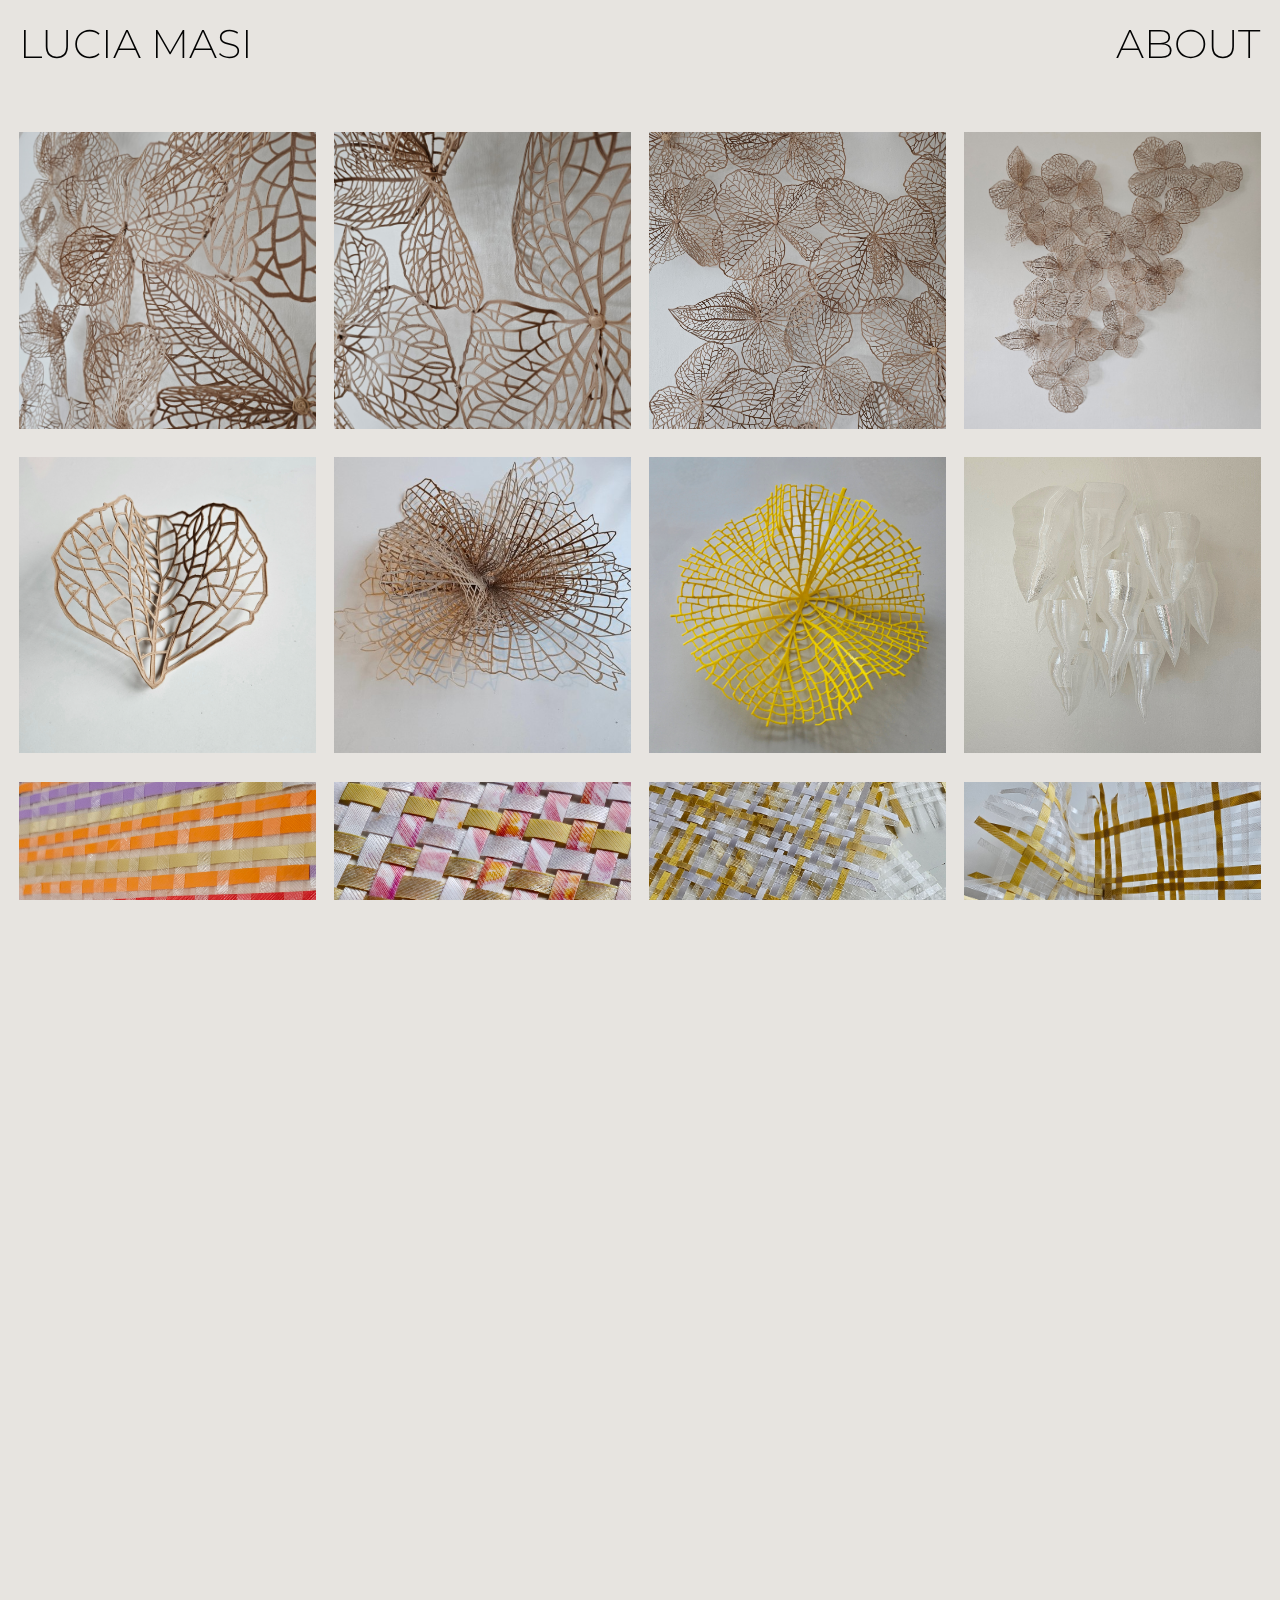
<file: index.html>
<!DOCTYPE html>
<html lang="en">
<head>
<meta charset="UTF-8">
<meta http-equiv="X-UA-Compatible" content="IE=edge">
<meta name="viewport" content="width=device-width, initial-scale=1.0">

<!-- Google tag (gtag.js) --> 
<script async src="https://www.googletagmanager.com/gtag/js?id=G-P68EDEC5LW"></script>
<script> 
  window.dataLayer = window.dataLayer || []; 
  function gtag(){dataLayer.push(arguments);}
  gtag('js', new Date());
  
  gtag('config', 'G-P68EDEC5LW'); 
</script>
	
<link rel="stylesheet" href="flower.css">
<title>Work | Lucia Masi</title> 
<link rel="preconnect" href="https://fonts.googleapis.com">
<link rel="preconnect" href="https://fonts.gstatic.com" crossorigin>
<link href="https://fonts.googleapis.com/css2?family=Montserrat:wght@100;200;300;400&display=swap" rel="stylesheet">
<link rel="icon" type="image/x-icon" href="favicon.jpg">
</head>
<style>
	
</style>
<body>
	
<header class="header">
<div class="dname"><a id="name" href="index.html">LUCIA MASI</a></div>
<div class="dinfo"><a id="info" href="about.html">ABOUT</a></div>
</header>

<div class="apple">
	<div class="banana">
	<img id="corn" src="xcvtmeshbloom4.jpg" alt="4"> </div>
	<div class="banana">
	<img id="corn" src="xcvtmeshbloom3.jpg" alt="3"> </div>
	<div class="banana">
	<img id="corn" src="xcvtmeshbloom2.jpg" alt="2"> </div>
	<div class="lov">
	<img id="corn" src="xcvtmeshbloom1.jpg" alt="1"> </div>
</div>

<div class="apple">
	<div class="banana">
	<img id="corn" src="LM7.jpg" alt="4"> </div>
	<div class="banana">
	<img id="corn" src="LM6.jpg" alt="3"> </div>
	<div class="banana">
	<img id="corn" src="LM5.jpg" alt="3"> </div>
	<div class="lov">
	<img id="corn" src="LM1.jpg" alt="1"> </div>
</div>

	<div class="apple">
	<div class="banana">
	<img id="corn" src="LM9.jpg" alt="4"> </div>
	<div class="banana">
	<img id="corn" src="LM10.jpg" alt="3"> </div>
	<div class="banana">
	<img id="corn" src="LM11.jpg" alt="3"> </div>
	<div class="lov">
	<img id="corn" src="LM8.jpg" alt="1"> </div>
</div>
<div class="apple">
	<div class="banana">
	<img id="corn" src="fish1.jpg" alt="4"> </div>
	<div class="banana">
	<img id="corn" src="Helleborus.jpg" alt="3"> </div>
	<div class="banana">
	<img id="corn" src="Sprekalia.jpg" alt="2"> </div>
	<div class="lov">
	<img id="corn" src="flower.jpg" alt="1"> </div>
</div>

<div class="apple">
	<div class="banana">
	<img id="corn" src="utopia1.jpg" alt="4"> </div>
	<div class="banana">
	<img id="corn" src="utopia3.jpg" alt="3"> </div>
	<div class="banana">
	<img id="corn" src="utopia2.jpg" alt="2"> </div>
	<div class="lov">
	<img id="corn" src="utopia4.jpg" alt="1"> </div>
</div>

	<div class="apple">
	<div class="banana">
	<img id="corn" src="LM16.jpg" alt="4"> </div>
	<div class="banana">
	<img id="corn" src="LM15.jpg" alt="3"> </div>
	<div class="banana">
	<img id="corn" src="LM14.jpg" alt="2"> </div>
	<div class="lov">
	<img id="corn" src="Schlumbergera4.jpg" alt="1"> </div>
</div>

	<div class="apple">
	<div class="banana">
	<img id="corn" src="LM18.jpg" alt="4"> </div>
	<div class="banana">
	<img id="corn" src="LM17.jpg" alt="3"> </div>
	<div class="banana">
	<img id="corn" src="Strelitzia.jpg" alt="2"> </div>
	<div class="lov">
	<img id="corn" src="LM13.jpg" alt="1"> </div>
</div>
<footer class="footer">
<p id="below">ALL RIGHTS RESERVED | © 2024 LUCIA MASI</p>
</footer>
	
</div> </body> </html>
</file>
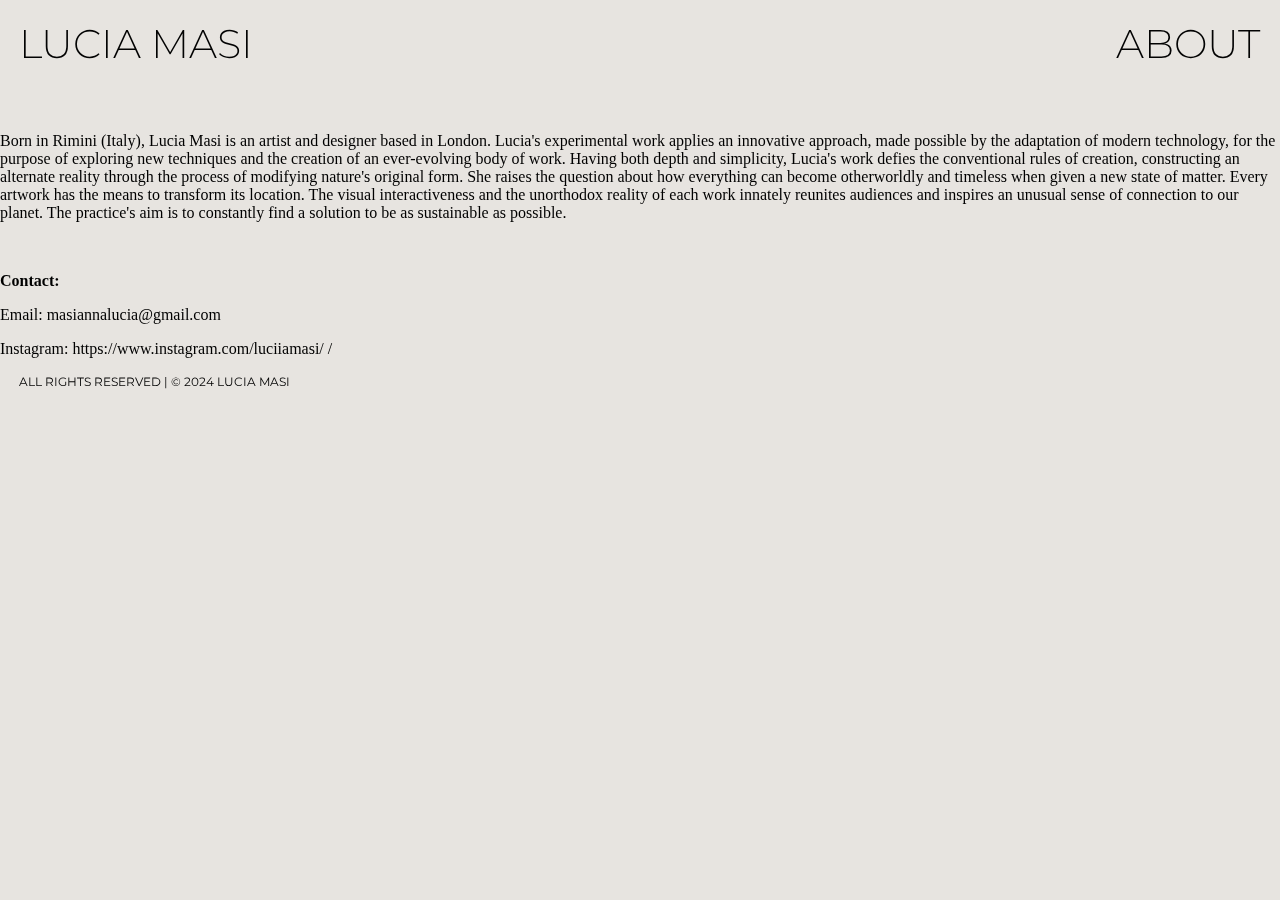
<file: about.html>
<!DOCTYPE html>
<html lang="en">
<head>
<meta charset="UTF-8">
<meta http-equiv="X-UA-Compatible" content="IE=edge">
<meta name="viewport" content="width=device-width, initial-scale=1.0">

<!-- Google tag (gtag.js) --> 
<script async src="https://www.googletagmanager.com/gtag/js?id=G-P68EDEC5LW"></script>
<script> 
  window.dataLayer = window.dataLayer || []; 
  function gtag(){dataLayer.push(arguments);}
  gtag('js', new Date());
  
  gtag('config', 'G-P68EDEC5LW'); 
</script>
	
<link rel="stylesheet" href="flower.css">
<title>Work | Lucia Masi</title> 
<link rel="preconnect" href="https://fonts.googleapis.com">
<link rel="preconnect" href="https://fonts.gstatic.com" crossorigin>
<link href="https://fonts.googleapis.com/css2?family=Montserrat:wght@100;200;300;400&display=swap" rel="stylesheet">
<link rel="icon" type="image/x-icon" href="favicon.jpg">
</head>
<style>
	
</style>
<body>
	
<header class="header">
<div class="dname"><a id="name" href="index.html">LUCIA MASI</a></div>
<div class="dinfo"><a id="info" href="about.html">ABOUT</a></div>
</header>
<div class="nono">
	<p class="first">Born in Rimini (Italy), Lucia Masi is an artist and designer based in London. Lucia's experimental work applies an innovative approach, made possible by the adaptation of modern technology, for the purpose of exploring new techniques and the creation of an ever-evolving body of work.

Having both depth and simplicity, Lucia's work defies the conventional rules of creation, constructing an alternate reality through the process of modifying nature's original form.
She raises the question about how everything can become otherworldly and timeless when given a new state of matter.

Every artwork has the means to transform its location. The visual interactiveness and the unorthodox reality of each work innately reunites audiences and inspires an unusual sense of connection to our planet. The practice's aim is to constantly find a solution to be as sustainable as possible.</p>
</div>
<br>
<div class="nono">
	<p class="first"><b>Contact:</b></p>
</div>
<div class="nono">
	<p class="first">Email: masiannalucia@gmail.com</p>
</div>
<div class="nono">
	<p class="first">Instagram: https://www.instagram.com/luciiamasi/ /</p>
</div>
<footer class="footer">
<p id="below">ALL RIGHTS RESERVED | © 2024 LUCIA MASI</p>
</footer>

</body>
</html>
</file>
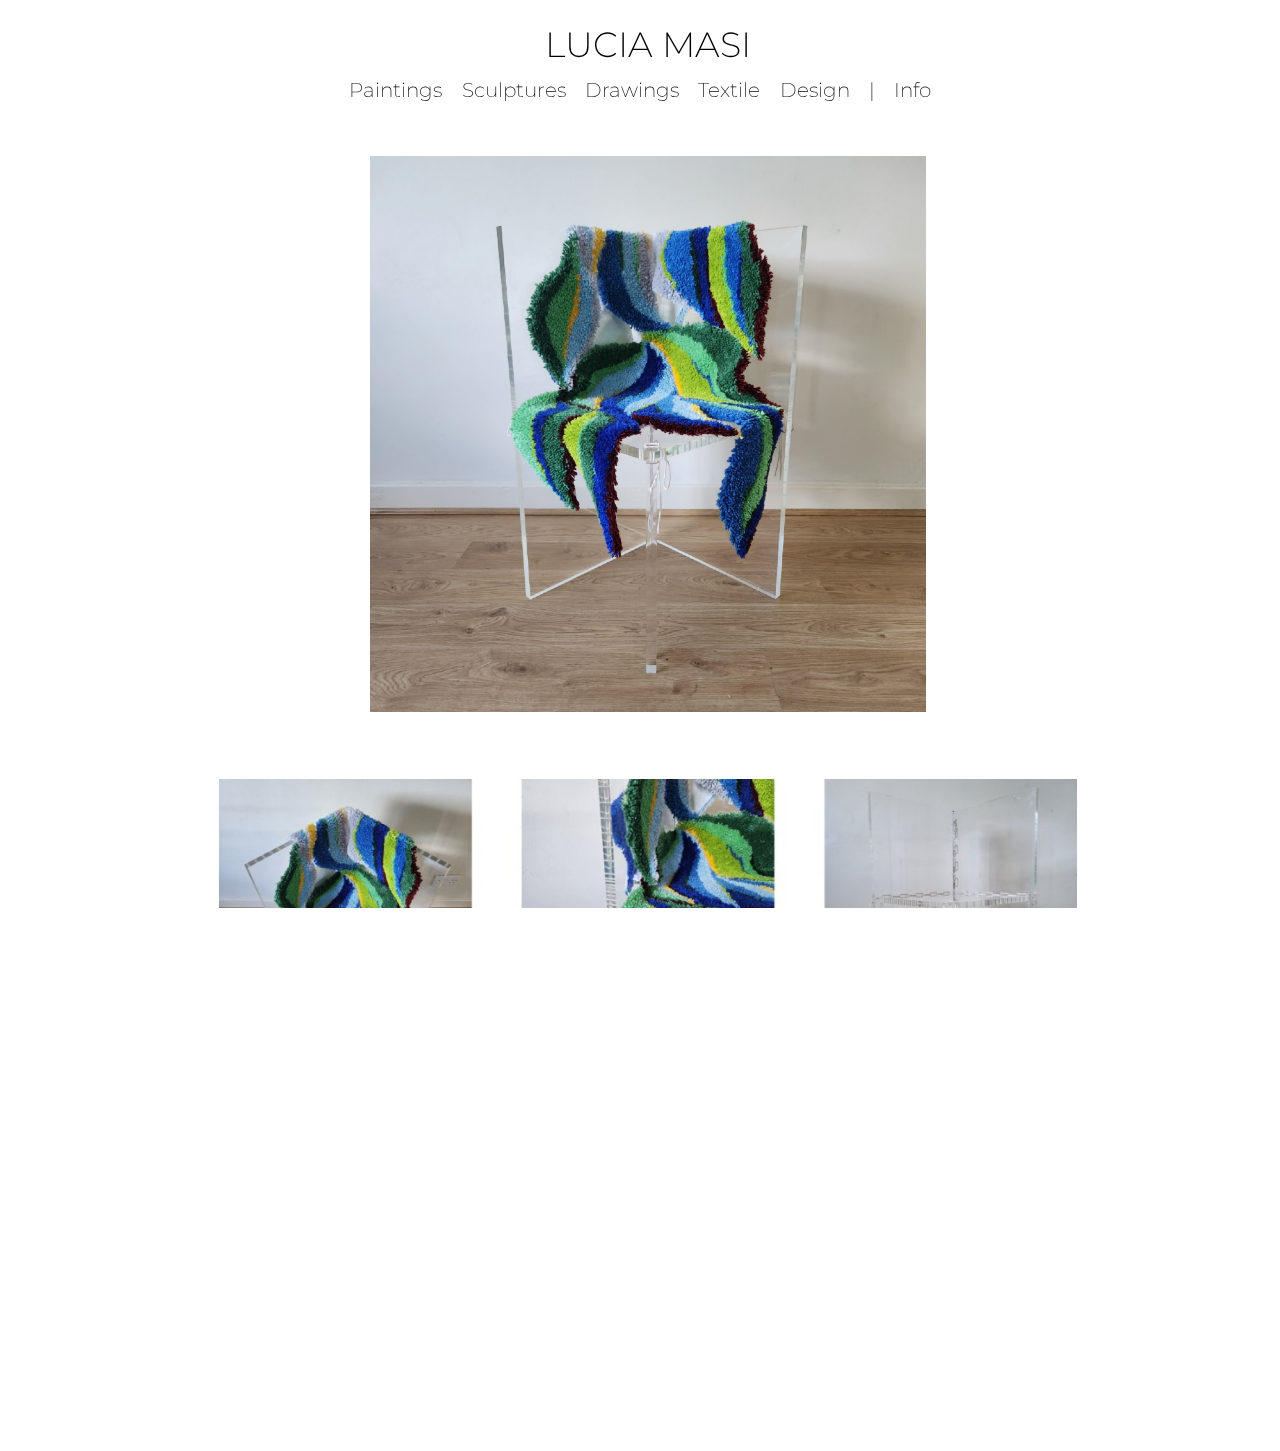
<file: design.html>
<!DOCTYPE html>
<html lang="en">
<head>
<meta charset="UTF-8">
<meta http-equiv="X-UA-Compatible" content="IE=edge">
<meta name="viewport" content="width=device-width, initial-scale=1.0">
<!-- Google tag (gtag.js) --> 
<script async src="https://www.googletagmanager.com/gtag/js?id=G-P68EDEC5LW"></script>
<script> 
  window.dataLayer = window.dataLayer || []; 
  function gtag(){dataLayer.push(arguments);}
  gtag('js', new Date());
  
  gtag('config', 'G-P68EDEC5LW'); 
</script>
<link rel="stylesheet" href="paintings.css">
<title>Lucia Masi | Design</title> 
<link rel="preconnect" href="https://fonts.googleapis.com">
<link rel="preconnect" href="https://fonts.gstatic.com" crossorigin>
<link href="https://fonts.googleapis.com/css2?family=Montserrat:wght@100;200;300;400&display=swap" rel="stylesheet">
<link rel="icon" type="image/x-icon" href="favicon.jpg">
</head>
<body>
<header id="homeheader">
<div class="oneone">
<a id="worktitle" href="index.html">LUCIA MASI</a>
</div>
<div class="twotwo">
<a id="workk" href="paintings.html">Paintings</a>
<a id="workk" href="sculptures.html">Sculptures</a>
<a id="workk" href="drawings.html">Drawings</a>
<a id="workk" href="textile.html">Textile</a>
<a id="workk" href="design.html">Design</a>
<p id="workkk">|</p>
<a id="workk" href="info.html">Info</a>
</div>
</header>
<div class="coloresu">
<div class="seziono">
<img id="blocco" src="utopia1.jpg" alt="Utopia (2023)">
</div>
</div>
<div class="coloresu">
 <div class="sezione">
<img id="blocco" src="utopia22.jpg" alt="Utopia Photos (2023)">
 <p id="testo">Utopia, 86×45×45cm, Acrylic sheet, cotton yarn, acrylic wool on mesh, 2023</p>
 </div>
</div>
<footer class="footer">
<p id="below">ALL RIGHTS RESERVED | © 2024 LUCIA MASI</p>
</footer>
</body>
</html>
</file>
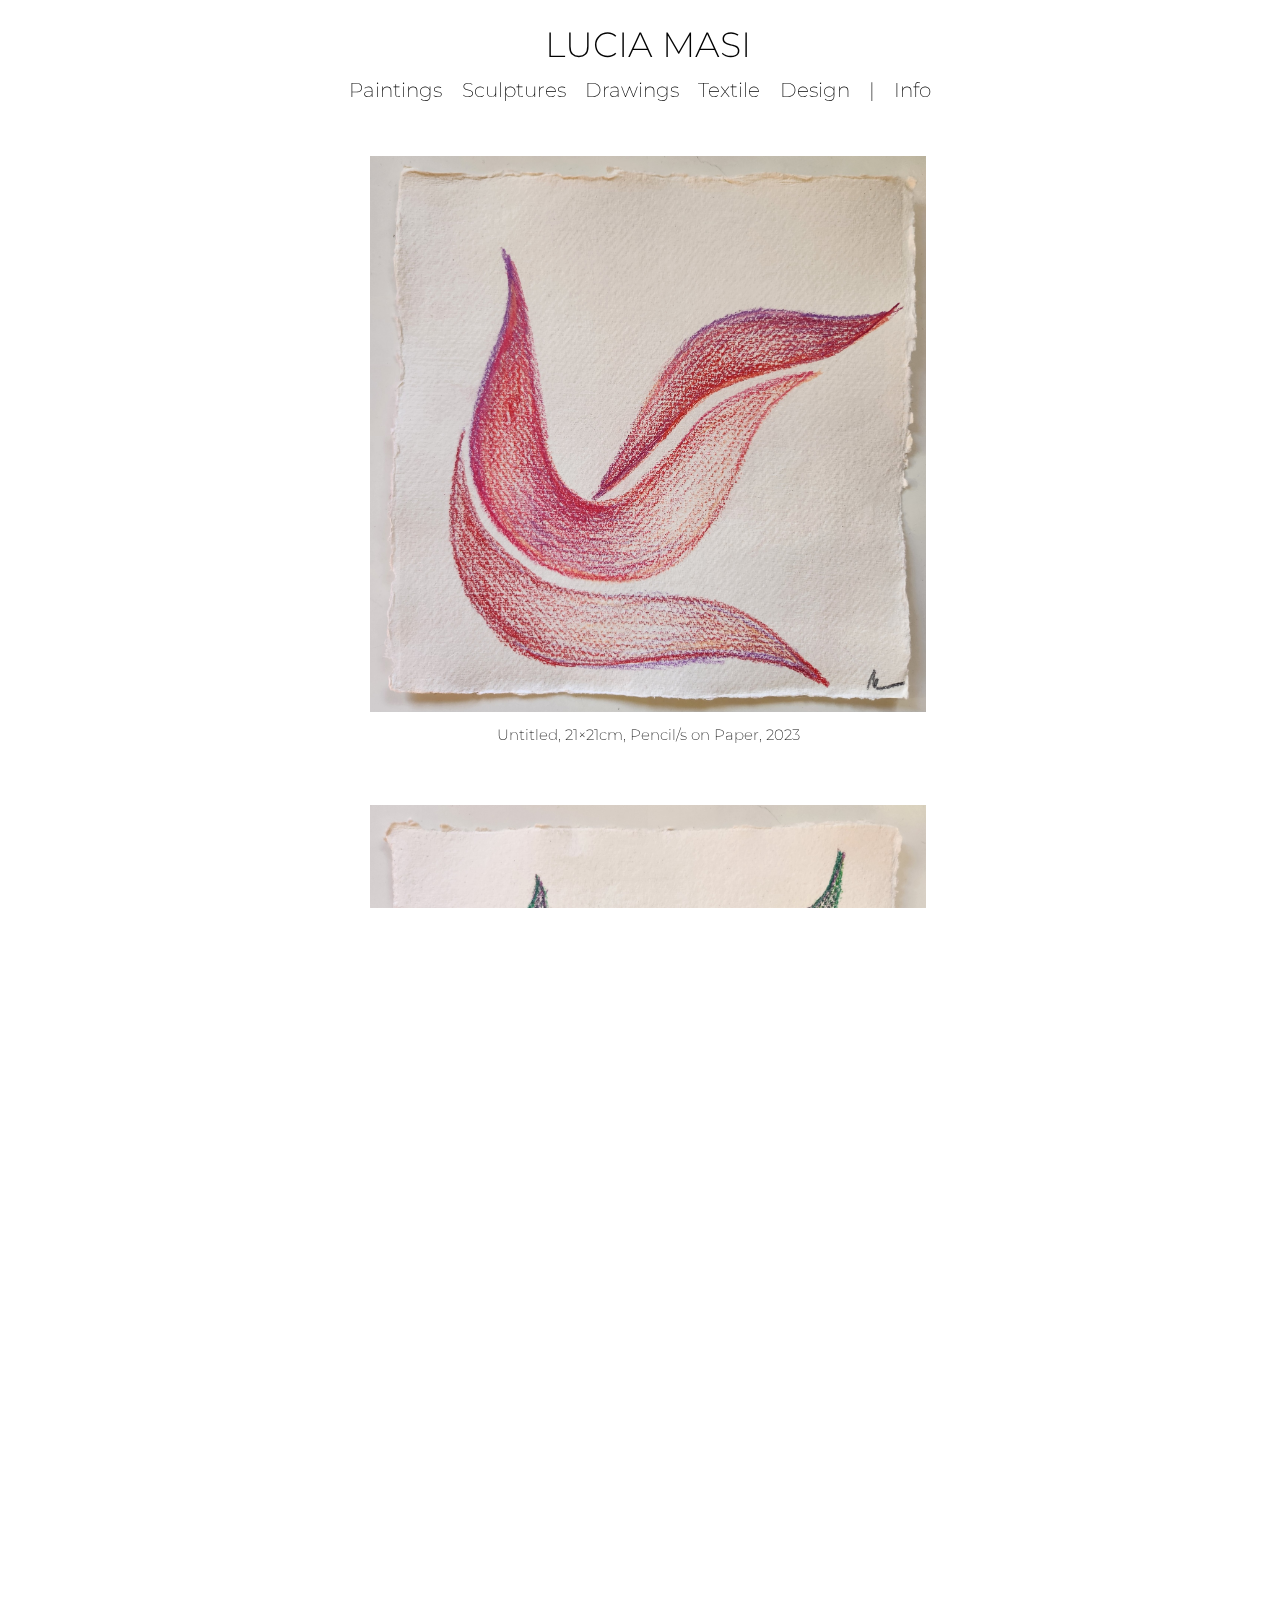
<file: drawings.html>
<!DOCTYPE html>
<html lang="en">
<head>
<meta charset="UTF-8">
<meta http-equiv="X-UA-Compatible" content="IE=edge">
<meta name="viewport" content="width=device-width, initial-scale=1.0">

<!-- Google tag (gtag.js) --> 
<script async src="https://www.googletagmanager.com/gtag/js?id=G-P68EDEC5LW"></script>
<script> 
  window.dataLayer = window.dataLayer || []; 
  function gtag(){dataLayer.push(arguments);}
  gtag('js', new Date());
  
  gtag('config', 'G-P68EDEC5LW'); 
</script>
  
<link rel="stylesheet" href="drawings.css">
<title>Lucia Masi | Drawings</title> 
<link rel="preconnect" href="https://fonts.googleapis.com">
<link rel="preconnect" href="https://fonts.gstatic.com" crossorigin>
<link href="https://fonts.googleapis.com/css2?family=Montserrat:wght@100;200;300;400&display=swap" rel="stylesheet">
<link rel="icon" type="image/x-icon" href="favicon.jpg">
</head>
<body>

<header id="homeheader">
<div class="oneone">
<a id="worktitle" href="index.html">LUCIA MASI</a>
</div>
<div class="twotwo">
<a id="workk" href="paintings.html">Paintings</a>
<a id="workk" href="sculptures.html">Sculptures</a>
<a id="workk" href="drawings.html">Drawings</a>
<a id="workk" href="textile.html">Textile</a>
<a id="workk" href="design.html">Design</a> 
<p id="workkk">|</p>
<a id="workk" href="info.html">Info</a>
</div>
</header>

<div class="coloresu">
  <div class="sezione">
  <img id="blocco" src="sk8.jpg" alt="Sketch (2023)">
  <p id="testo">Untitled, 21×21cm, Pencil/s on Paper, 2023</p>
  </div>
</div>
  
<div class="coloresu">
  <div class="sezione">
  <img id="blocco" src="sk7.jpg" alt="Sketch (2023)">
  <p id="testo">Untitled, 21×21cm, Pencil/s on Paper, 2023</p>
  </div>
</div>
  
<div class="coloresu">
  <div class="sezione">
  <img id="blocco" src="sk6.jpg" alt="Sketch (2023)">
  <p id="testo">Untitled, 21×21cm, Pencil/s on Paper, 2023</p>
  </div>
</div>
  
<div class="coloresu">
  <div class="sezione">
  <img id="blocco" src="sk5.jpg" alt="Sketch (2023)">
  <p id="testo">Untitled, 21×21cm, Pencil/s on Paper, 2023</p>
  </div>
</div>

  
<div class="coloresu">
  <div class="sezione">
  <img id="blocco" src="sk4.jpg" alt="Sketch (2023)">
  <p id="testo">Untitled, 21×21cm, Pencil/s on Paper, 2023</p>
  </div>
</div>
  
<div class="coloresu">
  <div class="sezione">
  <img id="blocco" src="sk3.jpg" alt="Sketch (2023)">
  <p id="testo">Untitled, 21×21cm, Pencil/s on Paper, 2023</p>
  </div>
</div>
  
<div class="coloresu">
  <div class="sezione">
  <img id="blocco" src="sk2.jpg" alt="Sketch (2023)">
  <p id="testo">Untitled, 21×21cm, Pencil/s on Paper, 2023</p>
  </div>
</div>
  
<div class="coloresu">
  <div class="sezione">
  <img id="blocco" src="sk1.jpg" alt="Sketch (2023)">
  <p id="testo">Untitled, 21×21cm, Pencil/s on Paper, 2023</p>
  </div>
</div>
  
<div class="coloresu">
  <div class="sezione">
  <img id="blocco" src="sketch3.jpg" alt="Sketch (2023)">
  <p id="testo">Untitled, 13×15cm, Pencil/s on Paper, 2023 &nbsp; | &nbsp; Untitled, 13×15cm, Pencil/s on Paper, 2023</p>
  </div>
</div>

<div class="coloresu">
  <div class="sezione">
  <img id="blocco" src="sketch1.jpg" alt="Sketch (2023)">
<p id="testo">Untitled, 13×15cm, Pencil/s on Paper, 2023 &nbsp; | &nbsp; Untitled, 13×15cm, Pencil/s on Paper, 2023</p>
  </div>
</div>

<div class="coloresu">
  <div class="sezione">
  <img id="blocco" src="sketch2.jpg" alt="Sketch (2023)">
<p id="testo">Untitled, 13×15cm, Pencil/s on Paper, 2023 &nbsp; | &nbsp; Untitled, 13×15cm, Pencil/s on Paper, 2023</p>
  </div>
</div>

<div class="coloresu">
  <div class="sezione">
  <img id="blocco" src="sketch4.jpg" alt="Sketch (2023)">
<p id="testo">Untitled, 13×15cm, Pencil/s on Paper, 2023 &nbsp; | &nbsp; Untitled, 13×15cm, Pencil/s on Paper, 2023</p>
  </div>
</div>

<div class="coloresu">
  <div class="sezione">
  <img id="blocco" src="sketch5.jpg" alt="Sketch (2023)">
<p id="testo">Untitled, 13×15cm, Pencil/s on Paper, 2023 &nbsp; | &nbsp; Untitled, 13×15cm, Pencil/s on Paper, 2023</p>
  </div>
</div>

<footer class="footer">
<p id="below">ALL RIGHTS RESERVED | © 2024 LUCIA MASI</p>
</footer>

</body>
</html>
</file>
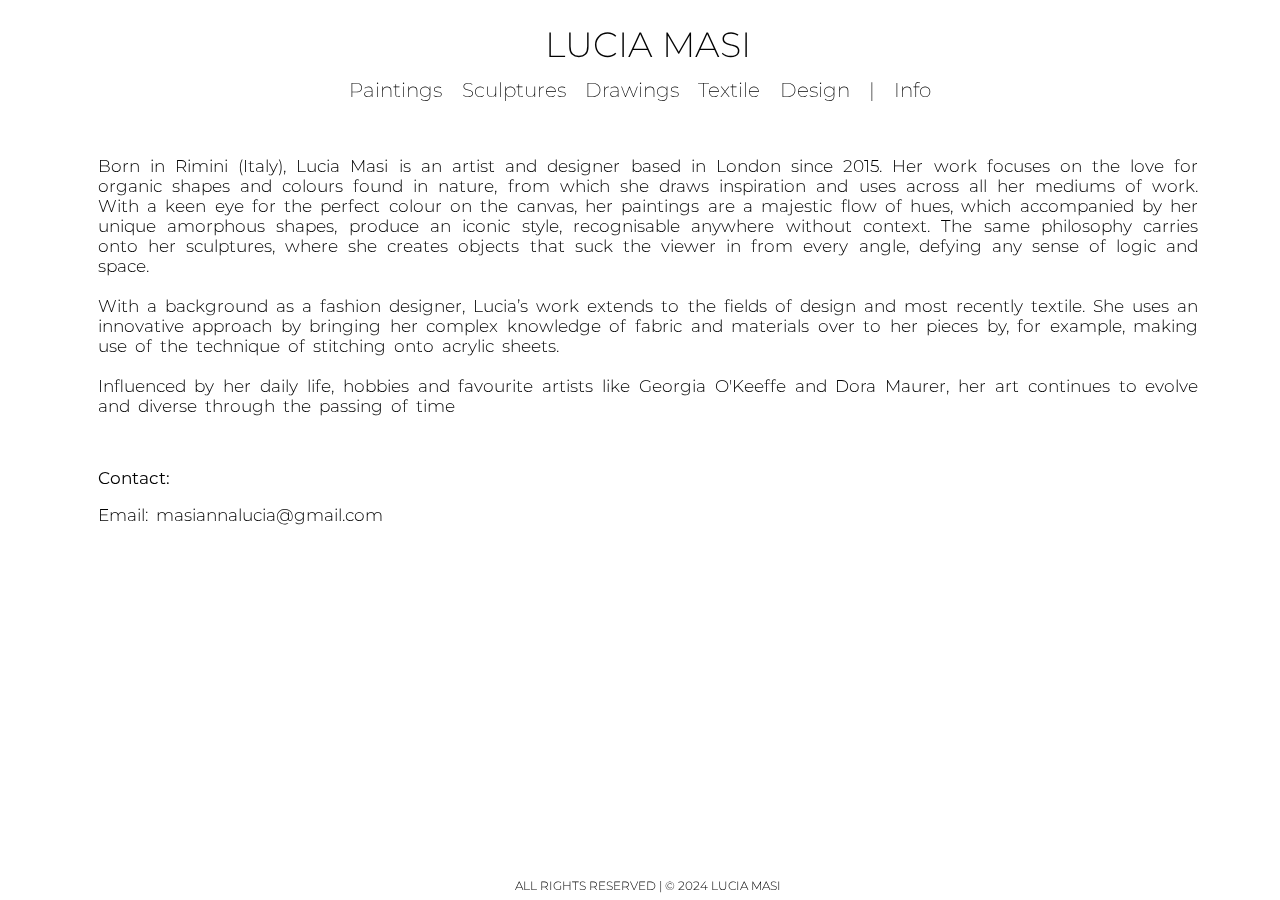
<file: info.html>
<!DOCTYPE html>
<html lang="en">
<head>
<meta charset="UTF-8">
<meta http-equiv="X-UA-Compatible" content="IE=edge">
<meta name="viewport" content="width=device-width, initial-scale=1.0">

<!-- Google tag (gtag.js) --> 
<script async src="https://www.googletagmanager.com/gtag/js?id=G-P68EDEC5LW"></script>
<script> 
  window.dataLayer = window.dataLayer || []; 
  function gtag(){dataLayer.push(arguments);}
  gtag('js', new Date());
  
  gtag('config', 'G-P68EDEC5LW'); 
</script>
	
<link rel="stylesheet" href="info.css">
<title>Lucia Masi | Info</title> 
<link rel="preconnect" href="https://fonts.googleapis.com">
<link rel="preconnect" href="https://fonts.gstatic.com" crossorigin>
<link href="https://fonts.googleapis.com/css2?family=Montserrat:wght@100;200;300;400&display=swap" rel="stylesheet">
<link rel="icon" type="image/x-icon" href="favicon.jpg">
</head>
<body>
<header id="homeheader">
<div class="oneone">
<a id="worktitle" href="index.html">LUCIA MASI</a>
</div>
<div class="twotwo">
<a id="workk" href="paintings.html">Paintings</a>
<a id="workk" href="sculptures.html">Sculptures</a>
<a id="workk" href="drawings.html">Drawings</a>
<a id="workk" href="textile.html">Textile</a>
<a id="workk" href="design.html">Design</a> 
<p id="workkk">|</p>
<a id="workk" href="info.html">Info</a>
</div>
</header>
<div class="nono">
<p class="first">Born in Rimini (Italy), Lucia Masi is an artist and designer based in London since 2015. Her work focuses on the love for organic shapes and colours found in nature, from which she draws inspiration and uses across all her mediums of work. With a keen eye for the perfect colour on the canvas, her paintings are a majestic flow of hues, which accompanied by her unique amorphous shapes, produce an iconic style, recognisable anywhere without context. The same philosophy carries onto her sculptures, where she creates objects that suck the viewer in from every angle, defying any sense of logic and space.<br><br>With a background as a fashion designer, Lucia’s work extends to the fields of design and most recently textile. She uses an innovative approach by bringing her complex knowledge of fabric and materials over to her pieces by, for example, making use of the technique of stitching onto acrylic sheets.<br><br>Influenced by her daily life, hobbies and favourite artists like Georgia O'Keeffe and Dora Maurer, her art continues to evolve and diverse through the passing of time
</p>
</div>
<br>
<div class="nono">
	<p class="first"><b>Contact:</b></p>
</div>
<div class="nono">
	<p class="first">Email: masiannalucia@gmail.com</p>
</div>
<footer class="footer">
<p id="below">ALL RIGHTS RESERVED | © 2024 LUCIA MASI</p>
</footer>
</body>
</html>
</file>
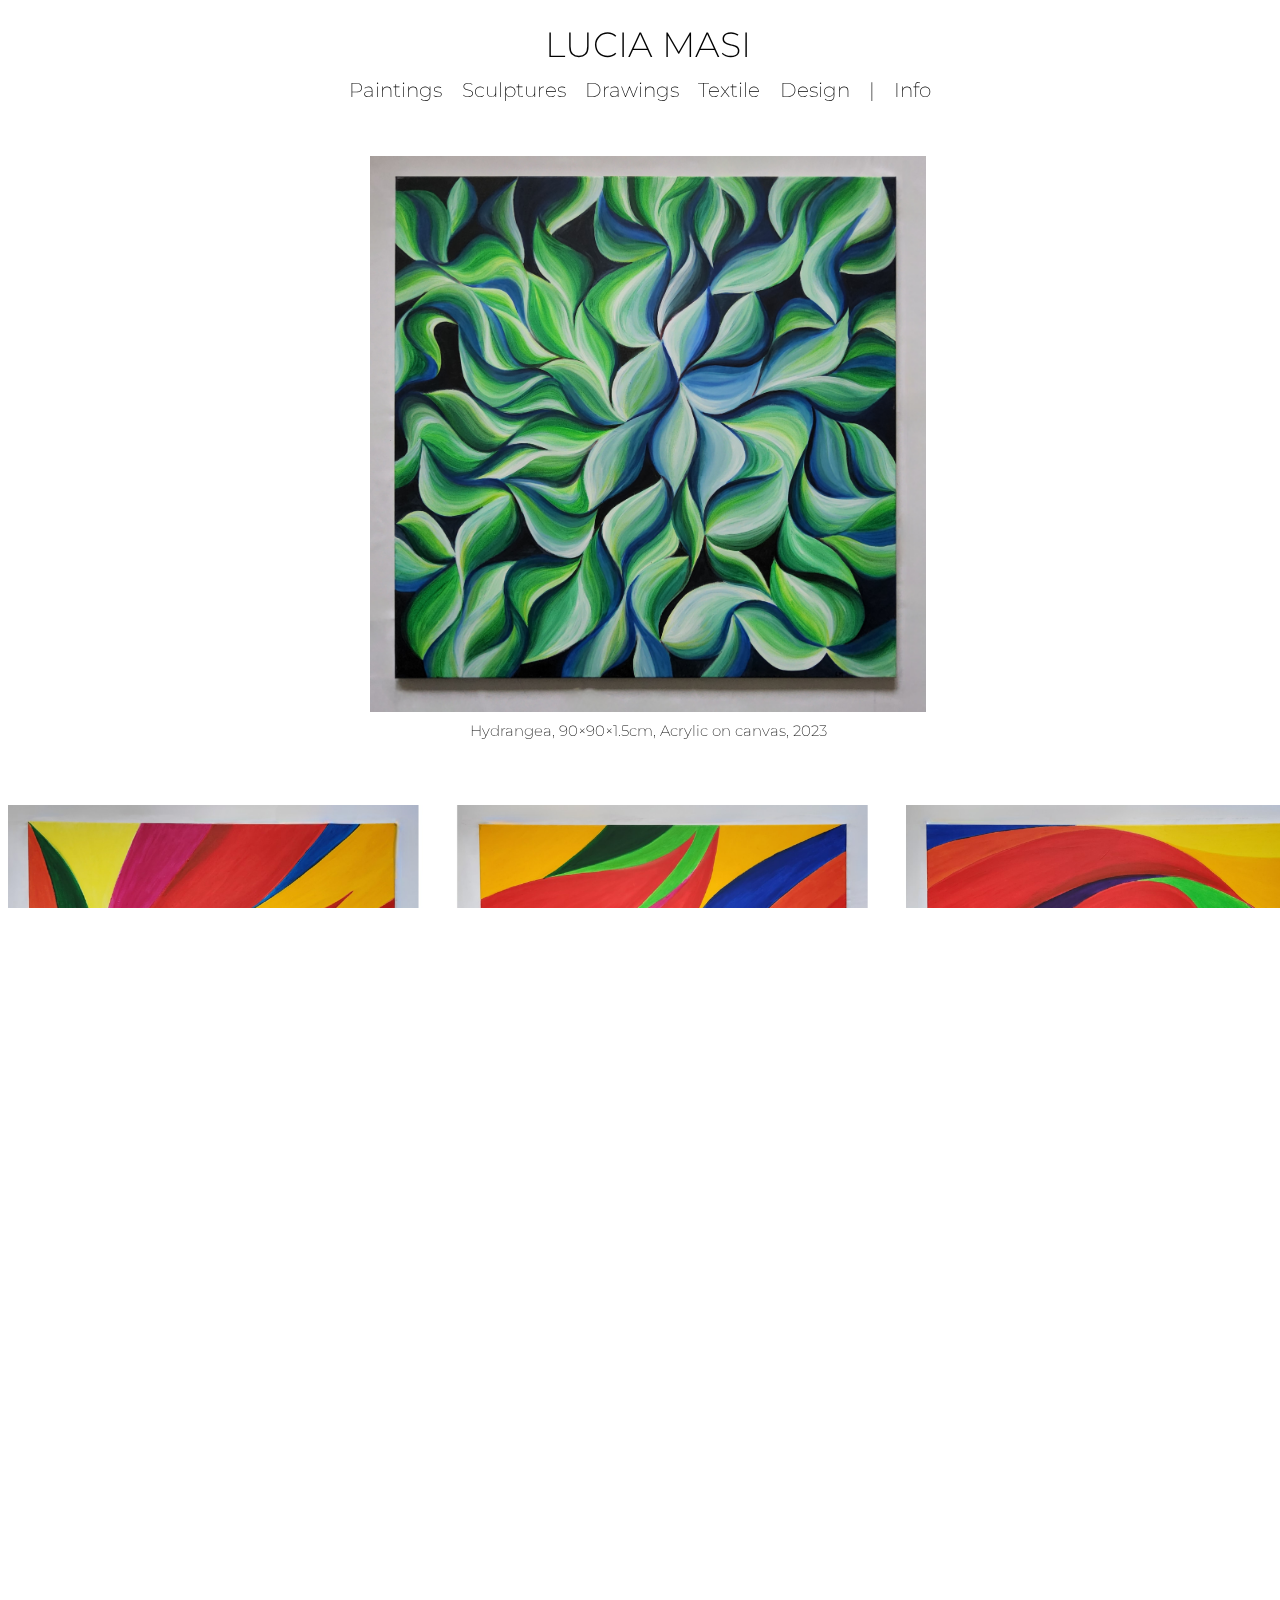
<file: paintings.html>
<!DOCTYPE html>
<html lang="en">
<head>
<meta charset="UTF-8">
<meta http-equiv="X-UA-Compatible" content="IE=edge">
<meta name="viewport" content="width=device-width, initial-scale=1.0">

<!-- Google tag (gtag.js) --> 
<script async src="https://www.googletagmanager.com/gtag/js?id=G-P68EDEC5LW"></script>
<script> 
  window.dataLayer = window.dataLayer || []; 
  function gtag(){dataLayer.push(arguments);}
  gtag('js', new Date());
  
  gtag('config', 'G-P68EDEC5LW'); 
</script>
  
<link rel="stylesheet" href="paintings.css">
<title>Lucia Masi | Paintings</title> 
<link rel="preconnect" href="https://fonts.googleapis.com">
<link rel="preconnect" href="https://fonts.gstatic.com" crossorigin>
<link href="https://fonts.googleapis.com/css2?family=Montserrat:wght@100;200;300;400&display=swap" rel="stylesheet">
<link rel="icon" type="image/x-icon" href="favicon.jpg">
</head>
<body>

<header id="homeheader">
<div class="oneone">
<a id="worktitle" href="index.html">LUCIA MASI</a>
</div>
<div class="twotwo">
<a id="workk" href="paintings.html">Paintings</a>
<a id="workk" href="sculptures.html">Sculptures</a>
<a id="workk" href="drawings.html">Drawings</a>
<a id="workk" href="textile.html">Textile</a>
<a id="workk" href="design.html">Design</a>
<p id="workkk">|</p>
<a id="workk" href="info.html">Info</a>
</div>
</header>


   <div class="coloresu">
  <div class="sezione">
  <img id="blocco" src="Hydrangea.jpg" alt="Hydranges (2023)">
  <p id="testo">Hydrangea, 90×90×1.5cm, Acrylic on canvas, 2023</p>
  </div>
</div>

  <div class="coloresu">
  <div class="seziona">
  <img id="blocco" src="PHLOX.jpg" alt="Phlox (2023)">
  <p id="testo">Phlox, 270×90×1.5cm | 90×90×1.5cm, Acrylic on canvas, 2023</p>
  </div>
</div>
  
  <div class="coloresu">
  <div class="sezione">
  <img id="blocco" src="tulipan.jpg" alt="Tulips (2023)">
  <p id="testo">Tulips, 90×90×1.5cm, Acrylic on canvas, 2023</p>
  </div>
</div>
  
<div class="coloresu">
  <div class="sezione">
  <img id="blocco" src="rio.jpg" alt="Rio (2023)">
  <p id="testo">Rio, 90×120×1.5cm, Acrylic on canvas, 2023</p>
  </div>
</div>

<div class="coloresu">
  <div class="sezione">
  <img id="blocco" src="everg and squid.jpg" alt="Evergreen (2023)">
  <p id="testo">Evergreen, 42×59×1.5cm, Acrylic on canvas, 2023 &nbsp;  |  &nbsp; Squid, 50×70×2cm, Acrylic and pencil on canvas, 2023</p>
  </div>
</div>

<div class="coloresu">
  <div class="sezione">
  <img id="blocco" src="ut2.jpg" alt="Untitled (2022)">
  <p id="testo">Untitled, 42×59×1.5cm, Acrylic on canvas, 2022</p>
  </div>
</div>

<div class="coloresu">
  <div class="sezione">
  <img id="blocco" src="untitled1.jpg" alt="Untitled (2022)">
  <p id="testo">Untitled, 40×50×1.5cm, Acrylic on canvas, 2022 &nbsp; | &nbsp; Untitled, 42×59×1.5cm, Acrylic on canvas, 2022</p>
  </div>
</div>

<div class="coloresu">
  <div class="sezione">
  <img id="blocco" src="ut5.jpg" alt="Untitled (2022)">
  <p id="testo">Untitled, 42×59×1.5cm, Acrylic on canvas, 2022</p>
  </div>
</div>

<div class="coloresu">
  <div class="sezione">
  <img id="blocco" src="foglie.jpg" alt="Untitled (2022)">
  <p id="testo">Untitled, 50×76×3.5cm, Acrylic on canvas, 2022 &nbsp; | &nbsp; Untitled, 89×64×1.5cm, Acrylic on canvas, 2021</p>
  </div>
</div>

<div class="coloresu">
  <div class="sezione">
  <img id="blocco" src="ut18.jpg" alt="Untitled (2016)">
  <p id="testo">Untitled, 30×40×1.5cm, Acrylic on canvas, 2016</p>
  </div>
</div>

<div class="coloresu">
  <div class="sezione">
  <img id="blocco" src="30x40.1.jpg" alt="Untitled (2016)">
  <p id="testo">Untitled, 30×40×1.5cm, Acrylic on canvas, 2016 &nbsp; | &nbsp; Untitled, 30×40×1.5cm, Acrylic on canvas, 2016</p>
  </div>
</div>

<div class="coloresu">
  <div class="sezione">
  <img id="blocco" src="30x40.jpg" alt="Untitled (2016)">
 <p id="testo">Untitled, 30×40×1.5cm, Acrylic on canvas, 2016 &nbsp; | &nbsp; Untitled, 30×40×1.5cm, Acrylic on canvas, 2016</p>
  </div>
</div>

<div class="coloresu">
  <div class="sezione">
  <img id="blocco" src="2016.jpg" alt="Untitled (2015)">
  <p id="testo">Untitled, 30×60×2cm, Acrylic on canvas, 2015 &nbsp; | &nbsp; Untitled, 30×60×2cm, Acrylic on canvas, 2015</p>
  </div>
</div>

<div class="coloresu">
  <div class="sezione">
  <img id="blocco" src="orange flame.jpg" alt="Untitled (2015)">
  <p id="testo">Untitled, 30.5×40.5×1.5cm, Acrylic on canvas, 2015 &nbsp; | &nbsp; Untitled, 25.5×35.5×2cm, Acrylic on canvas, 2015</p>
  </div>
</div>


<footer class="footer">
<p id="below">ALL RIGHTS RESERVED | © 2024 LUCIA MASI</p>
</footer>

</body>
</html>
</file>
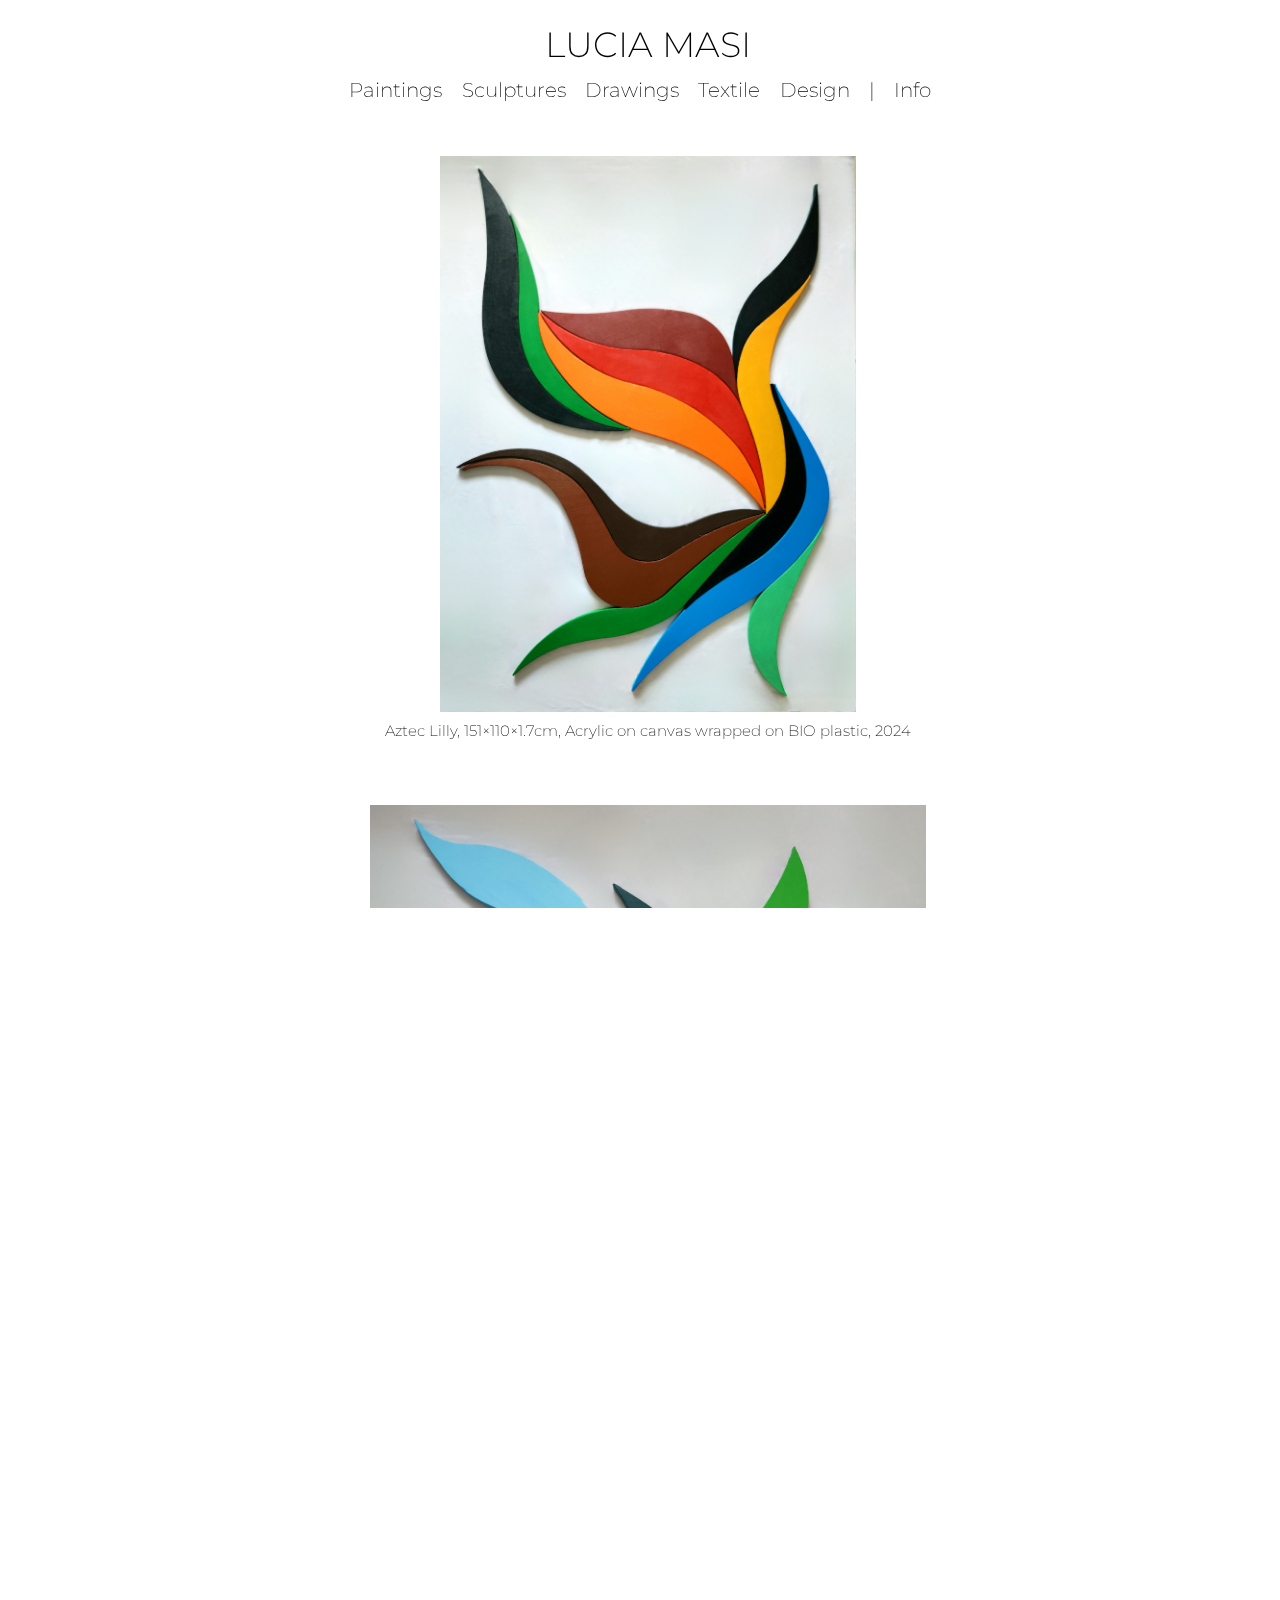
<file: sculptures.html>
<!DOCTYPE html>
<html lang="en">
<head>
<meta charset="UTF-8">
<meta http-equiv="X-UA-Compatible" content="IE=edge">
<meta name="viewport" content="width=device-width, initial-scale=1.0">

<!-- Google tag (gtag.js) --> 
<script async src="https://www.googletagmanager.com/gtag/js?id=G-P68EDEC5LW"></script>
<script> 
  window.dataLayer = window.dataLayer || []; 
  function gtag(){dataLayer.push(arguments);}
  gtag('js', new Date());
  
  gtag('config', 'G-P68EDEC5LW'); 
</script>
  
<link rel="stylesheet" href="sculptures.css">
<title>Lucia Masi | Sculptures</title> 
<link rel="preconnect" href="https://fonts.googleapis.com">
<link rel="preconnect" href="https://fonts.gstatic.com" crossorigin>
<link href="https://fonts.googleapis.com/css2?family=Montserrat:wght@100;200;300;400&display=swap" rel="stylesheet">
<link rel="icon" type="image/x-icon" href="favicon.jpg">
</head>
<body>

<header id="homeheader">
<div class="oneone">
<a id="worktitle" href="index.html">LUCIA MASI</a>
</div>
<div class="twotwo">
<a id="workk" href="paintings.html">Paintings</a>
<a id="workk" href="sculptures.html">Sculptures</a>
<a id="workk" href="drawings.html">Drawings</a>
<a id="workk" href="textile.html">Textile</a>
<a id="workk" href="design.html">Design</a> 
<p id="workkk">|</p>
<a id="workk" href="info.html">Info</a>
</div>
</header>



   <div class="coloresu">
  <div class="sezione">
  <img id="blocco" src="Aztec Lily.jpg" alt="Aztec Lily (2024)">
  <p id="testo">Aztec Lilly, 151×110×1.7cm,  Acrylic on canvas wrapped on BIO plastic, 2024</p>
  </div> 
</div>

   <div class="coloresu">
  <div class="sezione">
  <img id="blocco" src="Strelitzia.jpg" alt="Strelitzia (2024)">
  <p id="testo">Strelitzia, 133×125×3cm, Acrylic on canvas wrapped on BIO plastic, 2024</p>
  </div>
</div>
  
  <div class="coloresu">
  <div class="sezione">
  <img id="blocco" src="Helleborus.jpg" alt="Helleborus (2024)">
  <p id="testo">Helleborus, 40×30×3cm, BIO plastic, 2024</p>
  </div>
</div>
  
<div class="coloresu">
  <div class="sezione">
  <img id="blocco" src="Sprekalia.jpg" alt="Sprekalia (2024)">
  <p id="testo">Sprekalia, 60×40×3cm, BIO Plastic, 2024</p>
  </div>
</div>

<div class="coloresu">
  <div class="sezione">
  <img id="blocco" src="fish2.jpg" alt="Fish (2023)">
  <p id="testo">Fish, ~91.4×71×10cm, BIO Plastic, 2023</p>
  </div>
</div>

<div class="coloresu">
  <div class="sezione">
  <img id="blocco" src="flower.jpg" alt="Flower (2023)">
  <p id="testo">Flower, ~60×40×8cm, BIO Plastic 2023</p>
  </div>
</div>

<div class="coloresu">
  <div class="sezione">
  <img id="blocco" src="flames2.jpg" alt="Flames (2023)">
  <p id="testo">Flames, ~110×80×8cm, BIO Plastic, 2023</p>
  </div>
</div>


<footer class="footer">
<p id="below">ALL RIGHTS RESERVED | © 2024 LUCIA MASI</p>
</footer>

</body>
</html>
</file>
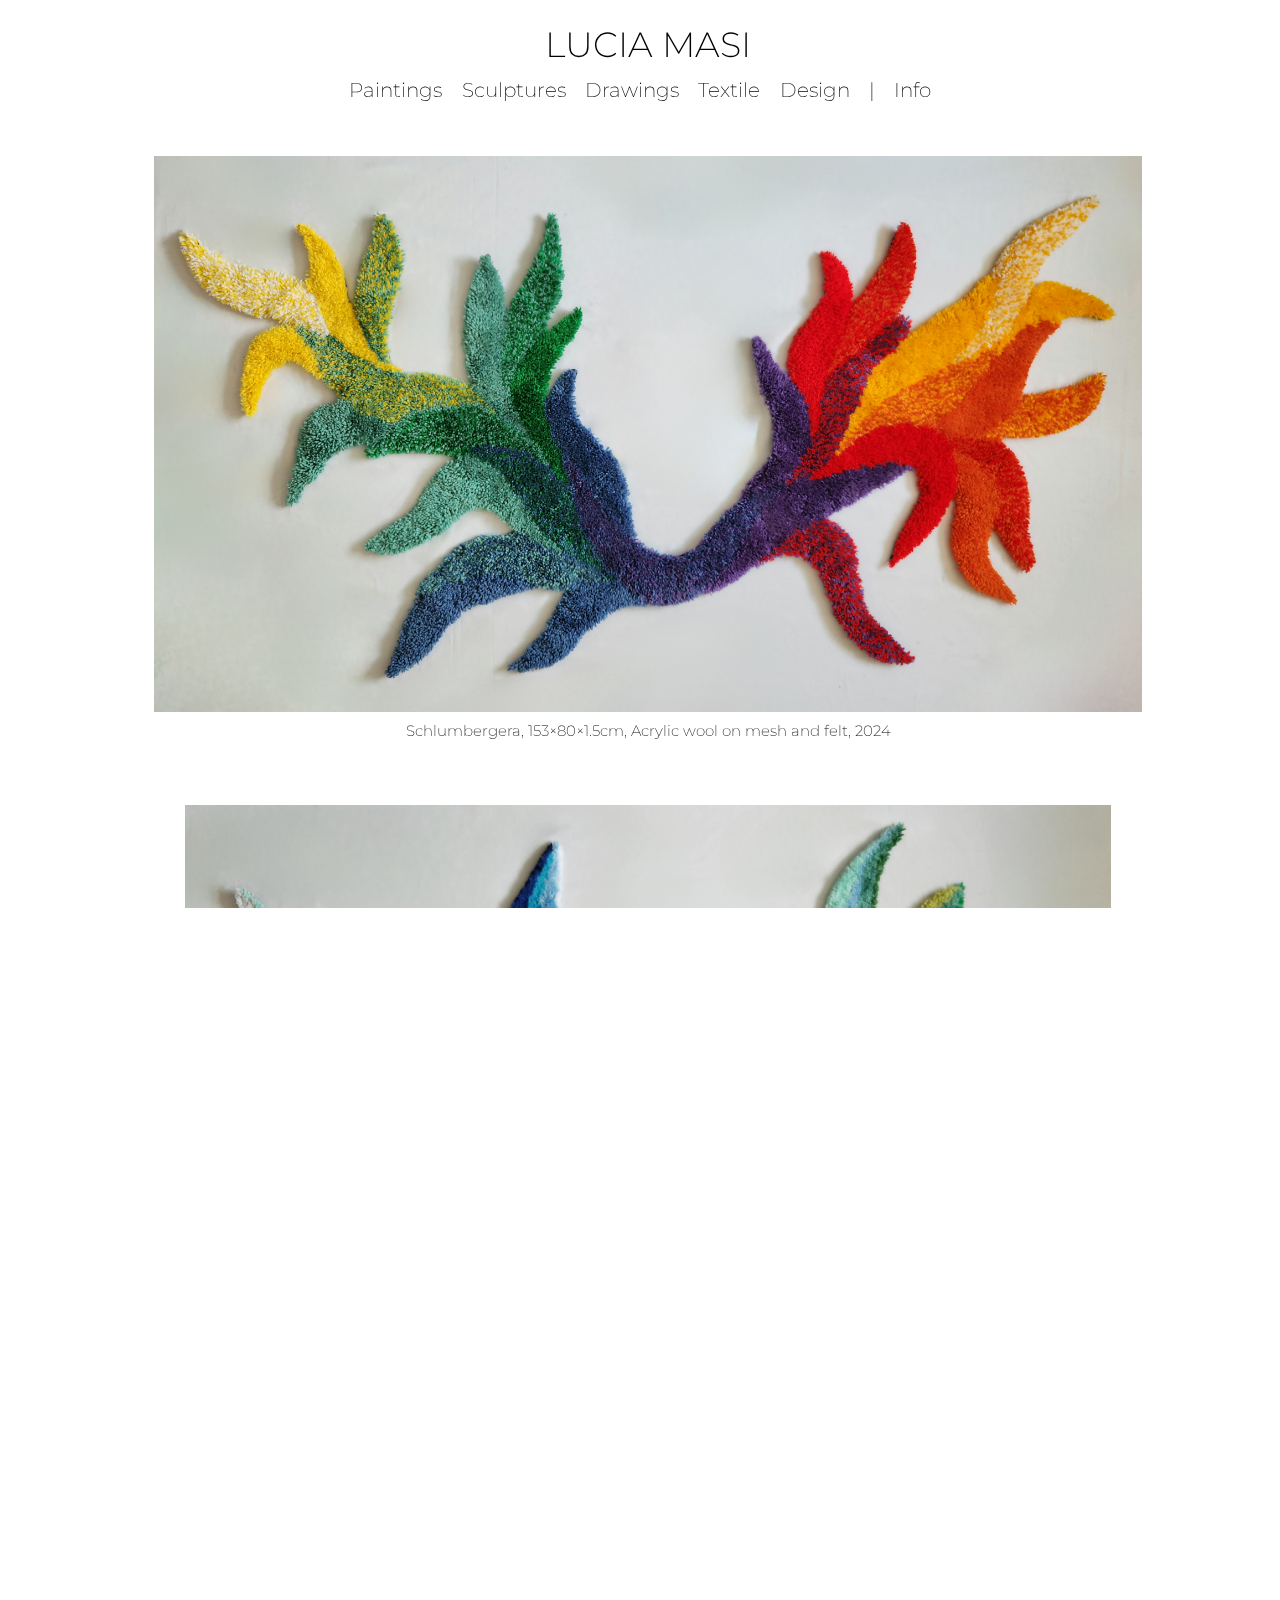
<file: textile.html>
<!DOCTYPE html>
<html lang="en">
<head>
<meta charset="UTF-8">
<meta http-equiv="X-UA-Compatible" content="IE=edge">
<meta name="viewport" content="width=device-width, initial-scale=1.0">

<!-- Google tag (gtag.js) --> 
<script async src="https://www.googletagmanager.com/gtag/js?id=G-P68EDEC5LW"></script>
<script> 
  window.dataLayer = window.dataLayer || []; 
  function gtag(){dataLayer.push(arguments);}
  gtag('js', new Date());
  
  gtag('config', 'G-P68EDEC5LW'); 
</script>
  
<link rel="stylesheet" href="paintings.css">
<title>Lucia Masi | Textile</title> 
<link rel="preconnect" href="https://fonts.googleapis.com">
<link rel="preconnect" href="https://fonts.gstatic.com" crossorigin>
<link href="https://fonts.googleapis.com/css2?family=Montserrat:wght@100;200;300;400&display=swap" rel="stylesheet">
<link rel="icon" type="image/x-icon" href="favicon.jpg">
</head>
<body>

<header id="homeheader">
<div class="oneone">
<a id="worktitle" href="index.html">LUCIA MASI</a>
</div>
<div class="twotwo">
<a id="workk" href="paintings.html">Paintings</a>
<a id="workk" href="sculptures.html">Sculptures</a>
<a id="workk" href="drawings.html">Drawings</a>
<a id="workk" href="textile.html">Textile</a>
<a id="workk" href="design.html">Design</a>
<p id="workkk">|</p>
<a id="workk" href="info.html">Info</a>
</div>
</header>


 <div class="coloresu">
  <div class="sezione">
  <img id="blocco" src="2Schlumbergera.jpg" alt="Schlumbergera (2024)">
  <p id="testo">Schlumbergera, 153×80×1.5cm, Acrylic wool on mesh and felt, 2024</p>
  </div>
</div>

 <div class="coloresu">
  <div class="sezione">
  <img id="blocco" src="2Amaryllis.jpg" alt="Amaryllis (2024)">
  <p id="testo">Amaryllis, 155×93×1.5cm, Acrylic wool on mesh, 2024</p>
  </div>
</div>


<div class="coloresu">
  <div class="sezione">
  <img id="blocco" src="yyyy.jpg" alt="Untitled (2023)">
  <p id="testo">Untitled, 145×82×2cm, Acrylic wool on mesh, 2023</p>
  </div>
</div>


<footer class="footer">
<p id="below">ALL RIGHTS RESERVED | © 2024 LUCIA MASI</p>
</footer>

</body>
</html>
</file>
<file: flower.css>
::-webkit-scrollbar {
	display:none; }

::selection {
  background: #CBBD93;
  color: rgb(40);}

.dexhi {
position: relative;
flex-basis: 25%;
display: block;
justify-content: center;
align-items: center;
margin-left:0.4%;
transition-duration: 4s;
transition-property: background; }

.header {
background-color: rgba(245,245,245,0);
margin-top: 1.5%;
margin-bottom: 5%;
min-height: auto;
display: flex;
flex-direction: row;
justify-content: space-between;
position: relative;
width: 100%;
top: 0;
z-index: 99; }

.apple {
margin-top: 2.2%;
margin-left: 1.5%;
margin-right: 1.5%;
margin-bottom: 2.2%;
min-height: auto;
display: flex;
flex-direction: row;
justify-content: space-between;
position: relative;
width: 97%;
top: 0;
z-index: 101; }

.banana {
position: relative;
flex-basis: 25%;
display: block;
margin-right: 1.5%}

.lov {
position: relative;
flex-basis: 25%;
display: block;
justify-content: center;
align-items: center; }

#corn {
display: block;
height: auto;
width: 100%; }

.options {
background-color: rgba(245,245,245,0);
margin-top: 1.2%;
min-height: auto;
display: flex;
flex-direction: row;
justify-content: space-between;
position: relative;
width: 100%;
top: 0;
z-index: 99; }

.dname {
margin-left: 1.45%;
position: relative;
flex-basis: 25%;
display: block;
justify-content: center;
align-items: center;
z-index: 100;
transition-duration: 4s;
transition-property: background; }

#name { 
text-size-adjust: 100%;
text-transform: none;
width: auto;
z-index: 99;
color: rgb(2,2,2);
cursor: pointer;
font-family: 'Montserrat', sans-serif;
font-size: 40px;
font-style: normal;
font-weight: 250;
line-height: auto;
text-decoration-color: rgb(55,55,55)
text-decoration-line: none;
text-decoration: none;
text-decoration-style: solid; 
z-index: 101; }

.dwork {
position: relative;
flex-basis: 25%;
display: block;
justify-content: center;
align-items: center;
margin-left:0.4%;
transition-duration: 4s;
transition-property: background; }

#work {
display: block;
text-size-adjust: 100%;
text-transform: none;
width: auto;
z-index: 99;
color: rgb(2,2,2);
cursor: pointer;
font-family: 'Montserrat', sans-serif;
font-size: 29px;
font-style: normal;
font-weight: 500;
line-height: auto;
text-decoration-color: rgb(1,1,1)
text-decoration-line: none;
text-decoration: none;
text-decoration-style: solid; 
display: inline-block; }

.dinfo {
margin-right: 1.6%;
position: relative;

display: block;
justify-content: endright;
align-items: right;
align-items: endright;
padding: 0;
margin-left:0.4%;
transition-duration: 4s;
transition-property: background; }

#exhi { 
text-size-adjust: 100%;
text-transform: none;
width: auto;
z-index: 99;
color: rgb(2,2,2);
cursor: pointer;
font-family: 'Inter', sans-serif;
font-size: 29px;
font-style: normal;
font-weight: 400;
line-height: auto;
text-decoration-color: rgb(1,1,1)
text-decoration-line: none;
text-decoration: none;
text-decoration-style: solid; 
z-index: 101;}

#info {
text-size-adjust: 100%;
text-transform: none;
width: auto;
z-index: 99;
color: rgb(2,2,2);
cursor: pointer;
font-family: 'Montserrat', sans-serif;
font-size: 40px;
font-style: normal;
font-weight: 250;
line-height: auto;
text-decoration-color: rgb(55,55,55)
text-decoration-line: none;
text-decoration: none;
text-decoration-style: solid; 
display: inline-block;
}

.io {
width:10%;
height: auto;
display: block;
background: #FF4500;
color: rgb(2,2,2);
cursor: pointer;
font-family: 'Montserrat', sans-serif;
font-size: 29px;
font-style: normal;
font-weight: 400;
float:left;
z-index: 101;
margin-left: 30%; }

.dscu:hover {
background-color: #FFC000;
color: rgb(255,255,255);
transition: 0.05s;}

a#sculptures::selection {
  background: #FFC000;
  color: rgb(255,255,255); }

.dscu {
margin-left: 1.45%;
position: relative;
flex-basis: 25%;
display: block;
justify-content: center;
align-items: center;
z-index: 100;
	transition-duration: 4s;
transition-property: background;  }

#sculptures { 
text-size-adjust: 100%;
text-transform: none;
width: auto;
z-index: 99;
color: rgb(2,2,2);
cursor: pointer;
font-family: 'Montserrat', sans-serif;
font-size: 19px;
font-style: normal;
font-weight: 400;
line-height: auto;
text-decoration-color: rgb(1,1,1)
text-decoration-line: none;
text-decoration: none;
text-decoration-style: solid; 
z-index: 101; }

.dpai:hover {
background-color: #58267E;
color: rgb(255,255,255);
transition: 0.05s;}

a#paintings::selection {
  background: #58267e;
  color: rgb(255,255,255); }

.dpai {
position: relative;
flex-basis: 25%;
display: block;
justify-content: center;
align-items: center;
z-index: 100;
	transition-duration: 4s;
transition-property: background; }

#paintings { 
text-size-adjust: 100%;
text-transform: none;
width: auto;
z-index: 99;
color: rgb(2,2,2);
cursor: pointer;
font-family: 'Montserrat', sans-serif;
font-size: 19px;
font-style: normal;
font-weight: 400;
line-height: auto;
text-decoration-color: rgb(1,1,1)
text-decoration-line: none;
text-decoration: none;
text-decoration-style: solid; 
z-index: 101;
margin-left:0.4%; }

.ddra:hover {
background-color: #0071c1;
color: rgb(255,255,255);
transition: 0.05s;}

a#drawings::selection {
  background:#0071c1;
  color: rgb(255,255,255);}

.ddra {
position: relative;
flex-basis: 25%;
display: block;
justify-content: center;
align-items: center;
z-index: 100;
	transition-duration: 4s;
transition-property: background;  }

#drawings { 
text-size-adjust: 100%;
text-transform: none;
width: auto;
z-index: 99;
color: rgb(2,2,2);
cursor: pointer;
font-family: 'Montserrat', sans-serif;
font-size: 19px;
font-style: normal;
font-weight: 400;
line-height: auto;
text-decoration-color: rgb(1,1,1)
text-decoration-line: none;
text-decoration: none;
text-decoration-style: solid; 
z-index: 101;
margin-left:0.4%; }

.dobj:hover {
background-color: #00af50;
color: rgb(255,255,255);
transition: 0.05s; }

a#objects::selection {
background: #00af50;
color: rgb(255,255,255); }

.dobj {
margin-right: 1.45%;
position: relative;
flex-basis: 25%;
display: block;
justify-content: center;
align-items: center;
z-index: 100;
	transition-duration: 4s;
transition-property: background;  }

#objects { 
text-size-adjust: 100%;
text-transform: none;
width: auto;
z-index: 99;
color: rgb(2,2,2);
cursor: pointer;
font-family: 'Montserrat', sans-serif;
font-size: 19px;
font-style: normal;
font-weight: 400;
line-height: auto;
text-decoration-color: rgb(1,1,1)
text-decoration-line: none;
text-decoration: none;
text-decoration-style: solid; 
z-index: 101;
margin-left:0.4%; }

.footer {
margin-bottom: 1.2%;
margin-top: 1.2%;
margin-left: 1.45%; }

#below {
color: #000000;
font-family: 'Montserrat', sans-serif;
font-size: 12px;
font-style: normal;
font-weight: 400;
height: auto;
margin: 0;
line-height: auto;
position: relative;
text-decoration-color: rgb(55,55,55)
text-decoration-line: none;
text-decoration: none;
text-decoration-style: solid; 
text-decoration-thickness: auto;
text-size-adjust: 100%;
text-transform: none;
bottom: 2.9%;
width: auto;
z-index: 99; }

p#testo::selection {
  background: #999999;
  color: rgb(250,247,254); }

img#blocco::selection {
  background: #999999;
  color: rgb(250,247,254); }

.sezione {
margin-top:2.2%;
margin-bottom:2.2%;
width: 100%;
height: 75vh;
text-align: center; }

#testo {
line-height: 5%;
width: auto;
text-size-adjust: 100%;
text-transform: none;
width: auto;
z-index: 99;
color: rgb(2,2,2);
cursor: pointer;
font-family: 'Montserrat', sans-serif;
font-size: 10px;
font-style: normal;
font-weight: 400;
line-height: auto;
text-decoration-color: rgb(1,1,1)
text-decoration-line: none;
text-decoration: none;
text-decoration-style: solid; 
z-index: 101; }

html, body {
margin: 0;
padding: 0; }

html, body {
overflow: scroll;
box-sizing: border-box;
display: block; }

body{
padding: 0;
margin: 0;
width: 100%;
height: 100%;
max-width: 100%;
max-height: 100%;
background-attachment: fixed;
position: fixed;
background-repeat: no-repeat;
background-size: cover;
background-color: #E7E4E0;
background-repeat: no-repeat;
background-attachment:fixed;
background-size:100% 100%;}
</file>
<file: paintings.css>
::-webkit-scrollbar {
display:none;
}

::selection {
  background: rgba(5,5,5,0.3);
  color: rgb(250,247,254);
}

body {
text-align: center;
}

#worktitle {
color: rgb(2,2,2);
cursor: pointer;
font-family: 'Montserrat', sans-serif;
font-size: 35px;
font-style: normal;
font-weight: 250;
auto;
text-decoration-color: rgb(55,55,55)
text-decoration-line: none;
text-decoration: none;
text-decoration-style: solid; 
text-size-adjust: 50%;
text-transform: none;
width: auto;
z-index: 9;
margin-top: 5.75%;
}

#worktitle:hover {
font-weight: 300;
color: rgb(1);
transition: 0.15s;
}

#homeheader {
margin-top: 1.2%;
margin-bottom: 2%;
min-height: auto;
position: relative;
line-height: auto;
z-index: 99;

}

#workk:hover {
color: rgb(1);
font-weight: 300;
transition: 0.1s;
}

#infor:hover {
 color: rgb(255,250,0);
	transition: 0.5s;
}

.twotwo {
transform: translate(0%,-13%);
min-height: auto;
position: relative;
z-index: 99;
width: 100%;
line-height: auto;
}

#workk {
color: rgb(2,2,2);
cursor: pointer;
display: inline-block;
font-family: 'Montserrat', sans-serif;
font-size: 20px;
font-style: normal;
font-weight: 200;
height: auto;
text-decoration-color: rgb(103,103,103)
text-decoration-line: none;
text-decoration: none;
text-decoration-style: solid; 
text-decoration-thickness: auto;
text-size-adjust: 100%;
text-transform: none;
width: auto;
margin-right: 1.2%;
}

#workkk {
color: rgb(1);
cursor: auto;
display: inline-block;
font-family: 'Montserrat', sans-serif;
font-size: 20px;
font-style: normal;
font-weight: 200;
height: auto;

text-decoration-color: rgb(103,103,103);
text-decoration-line: none;
text-decoration: none;
text-decoration-style: solid; 
text-decoration-thickness: auto;
text-size-adjust: 100%;
text-transform: none;
width: auto;
margin-right: 1.2%;
}

#infor {
color: rgb(2,2,2);
cursor: pointer;
display: inline-block;
font-family: 'Montserrat', sans-serif;
font-size: 20px;
font-style: normal;
font-weight: 200;
height: auto;
line-height: 52px;
text-decoration-color: rgb(103,103,103)
text-decoration-line: none;
text-decoration: none;
text-decoration-style: solid; 
text-decoration-thickness: auto;
text-size-adjust: 100%;
text-transform: none;
width: auto;

}

#below {
color: #000000;
font-family: 'Montserrat', sans-serif;
font-size: 12px;
font-style: normal;
font-weight: 300;
height: auto;
margin: 0;
line-height: auto;
position: relative;
text-decoration-color: rgb(55,55,55)
text-decoration-line: none;
text-decoration: none;
text-decoration-style: solid; 
text-decoration-thickness: auto;
text-size-adjust: 100%;
text-transform: none;
bottom: 2.9%;
width: auto;
z-index: 99;
}

#sibelow {
color: rgb(2);
font-family: 'Montserrat', sans-serif;
font-size: 12px;
font-style: normal;
font-weight: 350;
height: 52.8px;
right: 2.249%;
margin: 0;
line-height: 52.8px;
position: fixed;
text-decoration-color: rgb(55,55,55)
text-decoration-line: none;
text-decoration: none;
text-decoration-style: solid; 
text-decoration-thickness: auto;
text-size-adjust: 100%;
text-transform: none;
bottom: 1.744627345844504%;
width: auto;
z-index: 99;
}

.sezione {
margin-top:2%;
margin-bottom:5%;
width: 100%;
height: 65vh;
text-align: center;
}

.seziono {
margin-top:2%;
margin-bottom:3%;
width: 100%;
height: 65vh;
text-align: center;
}

.seziona {
margin-top:2%;
margin-bottom:5%;
width: 100%;
height: 48vh;
text-align: center;
}

#blocco {
height: 95%;
width: auto;
}
#testo {
line-height: 5%;
width: auto;
text-size-adjust: 100%;
text-transform: none;
width: auto;
z-index: 99;
color: rgb(1,1,1);
cursor: auto;
font-family: 'Montserrat', sans-serif;
font-size: 15px;
font-style: normal;
font-weight: 200;
line-height: auto;
text-decoration-color: rgb(2,2,2)
text-decoration-line: none;
text-decoration: none;
text-decoration-style: solid;
z-index: 101;
}

.footer {
margin-bottom: 1.2%;
margin-top: 1.2%;
margin-left: 1.45%;
}

html, body {
overflow: scroll;
box-sizing: border-box;
display: block;
}

body{
cursor: auto;
width: 100%;
height: 100%;
max-width: 100%;
max-height: 100%;
background-attachment: fixed;
position: fixed;
top = 0;
bottom = 0;
left = 0;
right = 0;
background-repeat: no-repeat;
background-size: cover;
background-color: rgb(255,255,255);
background-repeat: no-repeat;
background-attachment:fixed;
background-size:100% 100%;
}
</file>
<file: drawings.css>
::-webkit-scrollbar {
	display:none;
}

::selection {
  background: rgba(5,5,5,0.3);
  color: rgb(250,247,254);
}

body {
text-align: center;
}

#worktitle {
color: rgb(2,2,2);
cursor: pointer;
font-family: 'Montserrat', sans-serif;
font-size: 35px;
font-style: normal;
font-weight: 250;
auto;
text-decoration-color: rgb(55,55,55)
text-decoration-line: none;
text-decoration: none;
text-decoration-style: solid; 
text-size-adjust: 50%;
text-transform: none;
width: auto;
z-index: 9;
margin-top: 5.75%;
}

#worktitle:hover {
font-weight: 300;
color: rgb(1);
transition: 0.15s;
}

#homeheader {
margin-top: 1.2%;
margin-bottom: 2%;
min-height: auto;
position: relative;
line-height: auto;
z-index: 99;

}

#workk:hover {
color: rgb(1);
font-weight: 300;
transition: 0.1s;
}

#infor:hover {
 color: rgb(255,250,0);
	transition: 0.5s;
}

.twotwo {
transform: translate(0%,-13%);
min-height: auto;
position: relative;
z-index: 99;
width: 100%;
line-height: auto;
}

#workk {
color: rgb(2,2,2);
cursor: pointer;
display: inline-block;
font-family: 'Montserrat', sans-serif;
font-size: 20px;
font-style: normal;
font-weight: 200;
height: auto;
text-decoration-color: rgb(103,103,103)
text-decoration-line: none;
text-decoration: none;
text-decoration-style: solid; 
text-decoration-thickness: auto;
text-size-adjust: 100%;
text-transform: none;
width: auto;
margin-right: 1.2%;
}

#workkk {
color: rgb(1);
cursor: auto;
display: inline-block;
font-family: 'Montserrat', sans-serif;
font-size: 20px;
font-style: normal;
font-weight: 200;
height: auto;

text-decoration-color: rgb(103,103,103);
text-decoration-line: none;
text-decoration: none;
text-decoration-style: solid; 
text-decoration-thickness: auto;
text-size-adjust: 100%;
text-transform: none;
width: auto;
margin-right: 1.2%;
}

#infor {
color: rgb(2,2,2);
cursor: pointer;
display: inline-block;
font-family: 'Montserrat', sans-serif;
font-size: 20px;
font-style: normal;
font-weight: 200;
height: auto;
line-height: 52px;
text-decoration-color: rgb(103,103,103)
text-decoration-line: none;
text-decoration: none;
text-decoration-style: solid; 
text-decoration-thickness: auto;
text-size-adjust: 100%;
text-transform: none;
width: auto;

}

#below {
color: #000000;
font-family: 'Montserrat', sans-serif;
font-size: 12px;
font-style: normal;
font-weight: 300;
height: auto;
margin: 0;
line-height: auto;
position: relative;
text-decoration-color: rgb(55,55,55)
text-decoration-line: none;
text-decoration: none;
text-decoration-style: solid; 
text-decoration-thickness: auto;
text-size-adjust: 100%;
text-transform: none;
bottom: 2.9%;
width: auto;
z-index: 99;
}

#sibelow {
color: rgb(2);
font-family: 'Montserrat', sans-serif;
font-size: 12px;
font-style: normal;
font-weight: 350;
height: 52.8px;
right: 2.249%;
margin: 0;
line-height: 52.8px;
position: fixed;
text-decoration-color: rgb(55,55,55)
text-decoration-line: none;
text-decoration: none;
text-decoration-style: solid; 
text-decoration-thickness: auto;
text-size-adjust: 100%;
text-transform: none;
bottom: 1.744627345844504%;
width: auto;
z-index: 99;
}

.sezione {
margin-top:2%;
margin-bottom:5%;
width: 100%;
height: 65vh;
text-align: center;
}

#blocco {
height: 95%;
width: auto;
}

#testo {
line-height: 50%;
width: auto;
text-size-adjust: 100%;
text-transform: none;
width: auto;
z-index: 99;
color: rgb(1,1,1);
cursor: auto;
font-family: 'Montserrat', sans-serif;
font-size: 15px;
font-style: normal;
font-weight: 200;
line-height: auto;
text-decoration-color: rgb(2,2,2)
text-decoration-line: none;
text-decoration: none;
text-decoration-style: solid;
z-index: 101;
}

.footer {
margin-bottom: 1.2%;
margin-top: 1.2%;
margin-left: 1.45%;
}

html, body {
overflow: scroll;
box-sizing: border-box;
display: block;
}

body{
cursor: auto;
width: 100%;
height: 100%;
max-width: 100%;
max-height: 100%;
background-attachment: fixed;
position: fixed;
top = 0;
bottom = 0;
left = 0;
right = 0;
background-repeat: no-repeat;
background-size: cover;
background-color: rgb(255,255,255);
background-repeat: no-repeat;
background-attachment:fixed;
background-size:100% 100%;
}
</file>
<file: info.css>
::-webkit-scrollbar {
	display:none;
}

::selection {
  background: rgba(5,5,5,0.3);
  color: rgb(250,247,254);
}

#homeheader {
text-align: center;
}

.footer {
text-align: center;
}

#worktitle {
color: rgb(2,2,2);
cursor: pointer;
font-family: 'Montserrat', sans-serif;
font-size: 35px;
font-style: normal;
font-weight: 250;
auto;
text-decoration-color: rgb(55,55,55)
text-decoration-line: none;
text-decoration: none;
text-decoration-style: solid; 
text-size-adjust: 50%;
text-transform: none;
width: auto;
z-index: 9;
margin-top: 5.75%;
}

#worktitle:hover {
font-weight: 300;
color: rgb(1);
transition: 0.15s;
}

#homeheader {
margin-top: 1.2%;
margin-bottom: 2%;
min-height: auto;
position: relative;
line-height: auto;
z-index: 99;

}

#workk:hover {
color: rgb(1);
font-weight: 300;
transition: 0.1s;
}

#infor:hover {
 color: rgb(255,250,0);
	transition: 0.5s;
}

.twotwo {
transform: translate(0%,-13%);
min-height: auto;
position: relative;
z-index: 99;
width: 100%;
line-height: auto;
}

#workk {
color: rgb(2,2,2);
cursor: pointer;
display: inline-block;
font-family: 'Montserrat', sans-serif;
font-size: 20px;
font-style: normal;
font-weight: 200;
height: auto;
text-decoration-color: rgb(103,103,103)
text-decoration-line: none;
text-decoration: none;
text-decoration-style: solid; 
text-decoration-thickness: auto;
text-size-adjust: 100%;
text-transform: none;
width: auto;
margin-right: 1.2%;
}

#workkk {
color: rgb(1);
cursor: auto;
display: inline-block;
font-family: 'Montserrat', sans-serif;
font-size: 20px;
font-style: normal;
font-weight: 200;
height: auto;
text-decoration-color: rgb(103,103,103);
text-decoration-line: none;
text-decoration: none;
text-decoration-style: solid; 
text-decoration-thickness: auto;
text-size-adjust: 100%;
text-transform: none;
width: auto;
margin-right: 1.2%;
}

#infor {
color: rgb(2,2,2);
cursor: pointer;
display: inline-block;
font-family: 'Montserrat', sans-serif;
font-size: 20px;
font-style: normal;
font-weight: 200;
height: auto;
line-height: 52px;
text-decoration-color: rgb(103,103,103)
text-decoration-line: none;
text-decoration: none;
text-decoration-style: solid; 
text-decoration-thickness: auto;
text-size-adjust: 100%;
text-transform: none;
width: auto;

}

.p {
margin-block-start: 1em;
margin-block-end: 1em;
margin-inline-start: 0px;
margin-inline-end: 0px;
}

#p {
margin-block-start: 1em;
margin-block-end: 1em;
margin-inline-start: 0px;
margin-inline-end: 0px;
}

#below {
color: #000000;
font-family: 'Montserrat', sans-serif;
font-size: 12px;
font-style: normal;
font-weight: 300;
height: auto;
margin: 0;
line-height: auto;
text-decoration-color: rgb(55,55,55)
text-decoration-line: none;
text-decoration: none;
text-decoration-style: solid; 
text-decoration-thickness: auto;
text-size-adjust: 100%;
text-transform: none;
bottom: 2.9%;
width: auto;
z-index: 99;
}

.sezione {
margin-top:2%;
margin-bottom:5%;
width: 100%;
height: 65vh;
text-align: center;
}

#blocco {
height: 95%;
width: auto;
}

#testo {
line-height: 5%;
width: auto;
text-size-adjust: 100%;
text-transform: none;
width: auto;
z-index: 99;
color: rgb(1,1,1);
cursor: auto;
font-family: 'Montserrat', sans-serif;
font-size: 15px;
font-style: normal;
font-weight: 200;
line-height: auto;
text-decoration-color: rgb(2,2,2)
text-decoration-line: none;
text-decoration: none;
text-decoration-style: solid;
z-index: 101;
}

.first {
line-height: auto;
width: 100%;
text-size-adjust: 100%;
text-transform: none;
width: auto;
z-index: 99;
color: rgb(1,1,1);
cursor: auto;
font-family: 'Montserrat', sans-serif;
font-size: 17px;
font-style: normal;
font-weight: 300;
word-spacing: 4px;
text-decoration-color: rgb(2,2,2)
text-decoration-line: none;
text-decoration: none;
text-decoration-style: solid;
z-index: 101;
}

.nono {
margin-left: 7%;
margin-right: 7%;
 text-align: justify;
  text-justify: inter-word;
}

.footer {
margin-bottom: 1.2%;
text-align: center;
position: absolute;
bottom: 0;
width: 100%;
}

html, body {
overflow: scroll;
box-sizing: border-box;
display: block;
height: 100%;
}

body {
cursor: auto;
width: 100%;
height: 100%;
max-width: 100%;
max-height: 100%;
background-attachment: fixed;
position: fixed;
top = 0;
bottom = 0;
left = 0;
right = 0;
background-repeat: no-repeat;
background-size: cover;
background-color: rgb(255,255,255);
background-repeat: no-repeat;
background-attachment:fixed;
background-size:100% 100%;
}
</file>
<file: sculptures.css>
::-webkit-scrollbar {
	display:none;
}

::selection {
  background: rgba(5,5,5,0.3);
  color: rgb(250,247,254);
}

body {
text-align: center;
}

#worktitle {
color: rgb(2,2,2);
cursor: pointer;
font-family: 'Montserrat', sans-serif;
font-size: 35px;
font-style: normal;
font-weight: 250;
auto;
text-decoration-color: rgb(55,55,55)
text-decoration-line: none;
text-decoration: none;
text-decoration-style: solid; 
text-size-adjust: 50%;
text-transform: none;
width: auto;
z-index: 9;
margin-top: 5.75%;
}

#worktitle:hover {
font-weight: 300;
color: rgb(1);
transition: 0.15s;
}

#homeheader {
margin-top: 1.2%;
margin-bottom: 2%;
min-height: auto;
position: relative;
line-height: auto;
z-index: 99;

}

#workk:hover {
color: rgb(1);
font-weight: 300;
transition: 0.1s;
}

#infor:hover {
 color: rgb(255,250,0);
	transition: 0.5s;
}

.twotwo {
transform: translate(0%,-13%);
min-height: auto;
position: relative;
z-index: 99;
width: 100%;
line-height: auto;
}

#workk {
color: rgb(2,2,2);
cursor: pointer;
display: inline-block;
font-family: 'Montserrat', sans-serif;
font-size: 20px;
font-style: normal;
font-weight: 200;
height: auto;
text-decoration-color: rgb(103,103,103)
text-decoration-line: none;
text-decoration: none;
text-decoration-style: solid; 
text-decoration-thickness: auto;
text-size-adjust: 100%;
text-transform: none;
width: auto;
margin-right: 1.2%;
}

#workkk {
color: rgb(1);
cursor: auto;
display: inline-block;
font-family: 'Montserrat', sans-serif;
font-size: 20px;
font-style: normal;
font-weight: 200;
height: auto;

text-decoration-color: rgb(103,103,103);
text-decoration-line: none;
text-decoration: none;
text-decoration-style: solid; 
text-decoration-thickness: auto;
text-size-adjust: 100%;
text-transform: none;
width: auto;
margin-right: 1.2%;
}

#infor {
color: rgb(2,2,2);
cursor: pointer;
display: inline-block;
font-family: 'Montserrat', sans-serif;
font-size: 20px;
font-style: normal;
font-weight: 200;
height: auto;
line-height: 52px;
text-decoration-color: rgb(103,103,103)
text-decoration-line: none;
text-decoration: none;
text-decoration-style: solid; 
text-decoration-thickness: auto;
text-size-adjust: 100%;
text-transform: none;
width: auto;

}

#below {
color: #000000;
font-family: 'Montserrat', sans-serif;
font-size: 12px;
font-style: normal;
font-weight: 300;
height: auto;
margin: 0;
line-height: auto;
position: relative;
text-decoration-color: rgb(55,55,55)
text-decoration-line: none;
text-decoration: none;
text-decoration-style: solid; 
text-decoration-thickness: auto;
text-size-adjust: 100%;
text-transform: none;
bottom: 2.9%;
width: auto;
z-index: 99;
}

#sibelow {
color: rgb(2);
font-family: 'Montserrat', sans-serif;
font-size: 12px;
font-style: normal;
font-weight: 350;
height: 52.8px;
right: 2.249%;
margin: 0;
line-height: 52.8px;
position: fixed;
text-decoration-color: rgb(55,55,55)
text-decoration-line: none;
text-decoration: none;
text-decoration-style: solid; 
text-decoration-thickness: auto;
text-size-adjust: 100%;
text-transform: none;
bottom: 1.744627345844504%;
width: auto;
z-index: 99;
}

.sezione {
margin-top:2%;
margin-bottom:5%;
width: 100%;
height: 65vh;
text-align: center;
}

#blocco {
height: 95%;
width: auto;
}

#testo {
line-height: 5%;
width: auto;
text-size-adjust: 100%;
text-transform: none;
width: auto;
z-index: 99;
color: rgb(1,1,1);
cursor: auto;
font-family: 'Montserrat', sans-serif;
font-size: 15px;
font-style: normal;
font-weight: 200;
line-height: auto;
text-decoration-color: rgb(2,2,2)
text-decoration-line: none;
text-decoration: none;
text-decoration-style: solid;
z-index: 101;
}

.footer {
margin-bottom: 1.2%;
margin-top: 1.2%;
margin-left: 1.45%;
}

html, body {
overflow: scroll;
box-sizing: border-box;
display: block;
}

body{
cursor: auto;
width: 100%;
height: 100%;
max-width: 100%;
max-height: 100%;
background-attachment: fixed;
position: fixed;
top = 0;
bottom = 0;
left = 0;
right = 0;
background-repeat: no-repeat;
background-size: cover;
background-color: rgb(255,255,255);
background-repeat: no-repeat;
background-attachment:fixed;
background-size:100% 100%;
}
</file>
